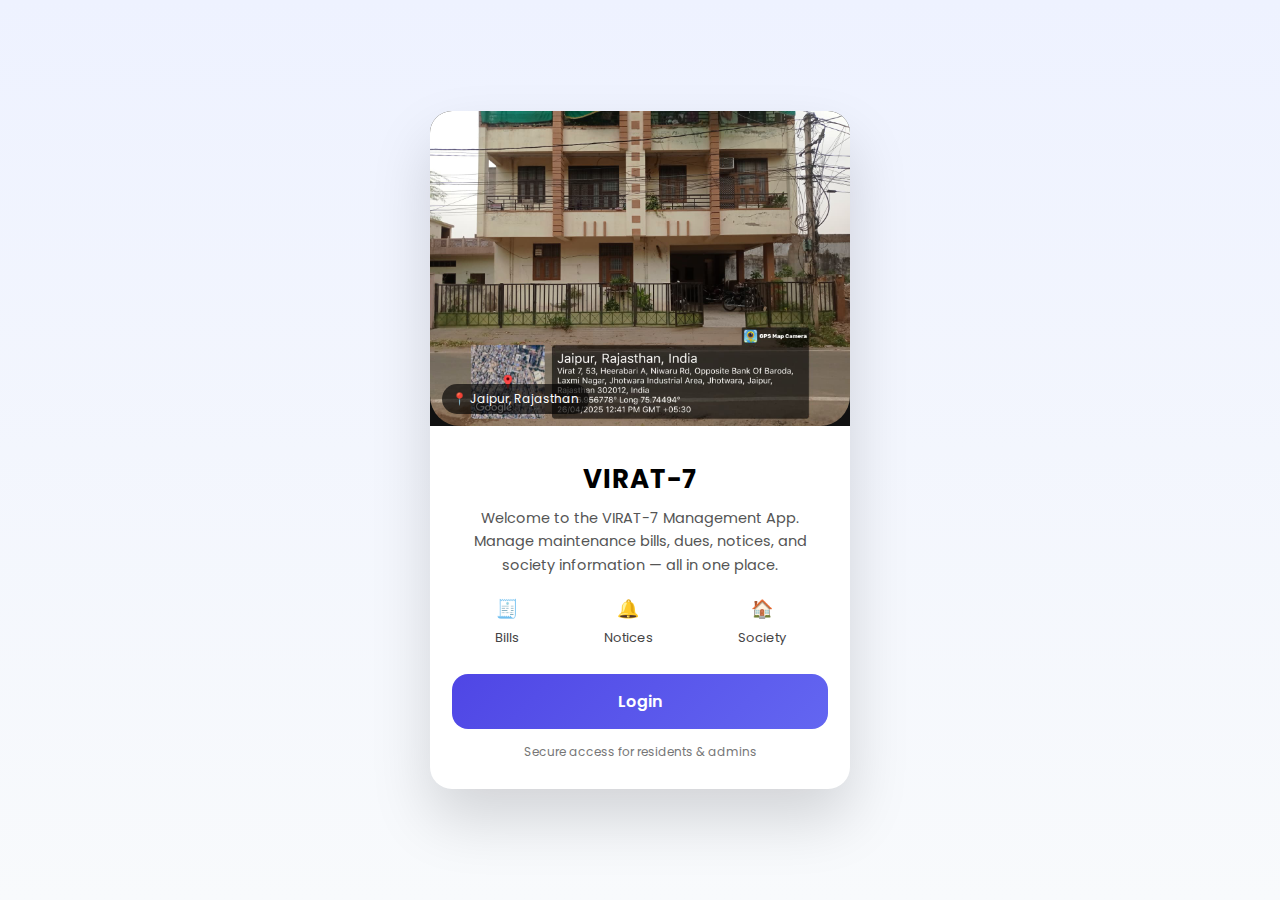
<file: index.html>
<!DOCTYPE html>
<html lang="en">
<head>
  <meta charset="UTF-8" />
  <title>Apartment Management App</title>
  <meta name="viewport" content="width=device-width, initial-scale=1.0">

  <!-- Fonts -->
  <link href="https://fonts.googleapis.com/css2?family=Poppins:wght@400;600;700&display=swap" rel="stylesheet">

  <style>
    * {
      box-sizing: border-box;
      font-family: 'Poppins', sans-serif;
    }

    body {
      margin: 0;
      min-height: 100vh;
      background: linear-gradient(180deg, #eef2ff, #f8fafc);
      display: flex;
      justify-content: center;
      align-items: center;
      padding: 20px;
    }

    .app-container {
      width: 100%;
      max-width: 420px;
      background: #fff;
      border-radius: 22px;
      box-shadow: 0 30px 60px rgba(0,0,0,0.15);
      overflow: hidden;
      animation: fadeIn 0.6s ease;
    }

    @keyframes fadeIn {
      from { opacity: 0; transform: translateY(30px); }
      to { opacity: 1; transform: translateY(0); }
    }

    .image-wrapper {
      position: relative;
      background: #111;
    }

    .image-wrapper img {
      width: 100%;
      display: block;
      border-bottom-left-radius: 30px;
      border-bottom-right-radius: 30px;
    }

    .badge {
      position: absolute;
      bottom: 12px;
      left: 12px;
      background: rgba(0,0,0,0.65);
      color: #fff;
      font-size: 12px;
      padding: 6px 10px;
      border-radius: 20px;
    }

    .content {
      padding: 24px 22px 28px;
      text-align: center;
    }

    .content h1 {
      margin: 10px 0 8px;
      font-size: 26px;
      font-weight: 700;
      letter-spacing: 1px;
    }

    .content p {
      margin: 0;
      font-size: 14.5px;
      color: #555;
      line-height: 1.6;
    }

    .features {
      margin-top: 18px;
      display: flex;
      justify-content: space-around;
      font-size: 13px;
      color: #444;
    }

    .feature {
      display: flex;
      flex-direction: column;
      align-items: center;
      gap: 6px;
    }

    .feature span {
      font-size: 18px;
    }

    .login-btn {
      margin-top: 26px;
      width: 100%;
      padding: 15px;
      border-radius: 16px;
      border: none;
      background: linear-gradient(135deg, #4f46e5, #6366f1);
      color: #fff;
      font-size: 16px;
      font-weight: 600;
      cursor: pointer;
      transition: transform 0.2s, box-shadow 0.2s;
    }

    .login-btn:hover {
      transform: translateY(-2px);
      box-shadow: 0 12px 28px rgba(79,70,229,0.45);
    }

    .footer {
      margin-top: 14px;
      font-size: 12px;
      color: #777;
    }
  </style>
</head>

<body>

  <div class="app-container">

    <!-- IMAGE -->
    <div class="image-wrapper">
      <img src="assets/virat7.jpg" alt="VIRAT-7 Building">
      <div class="badge">📍 Jaipur, Rajasthan</div>
    </div>

    <!-- CONTENT -->
    <div class="content">
      <h1>VIRAT-7</h1>
      <p>
        Welcome to the VIRAT-7 Management App.  
        Manage maintenance bills, dues, notices, and society information — all in one place.
      </p>

      <!-- MINI FEATURES -->
      <div class="features">
        <div class="feature">
          <span>🧾</span>
          Bills
        </div>
        <div class="feature">
          <span>🔔</span>
          Notices
        </div>
        <div class="feature">
          <span>🏠</span>
          Society
        </div>
      </div>

      <!-- LOGIN BUTTON -->
      <button class="login-btn" onclick="goLogin()">Login</button>

      <div class="footer">
        Secure access for residents & admins
      </div>
    </div>

  </div>

  <script>
    function goLogin() {
      window.location.href = "login.html";
    }
  </script>
  


</body>
</html>
</file>
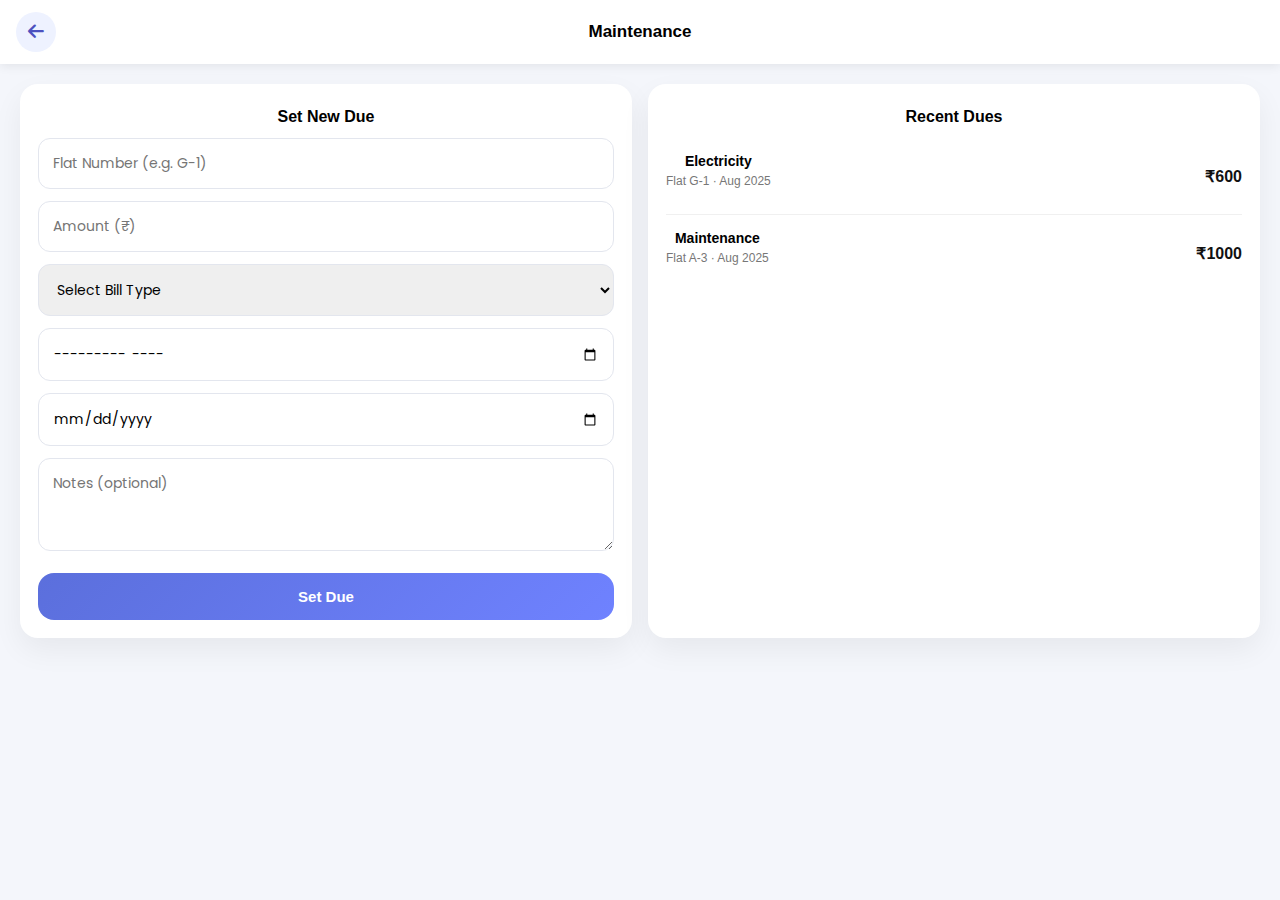
<file: html/admin-maintenance.html>
<!DOCTYPE html>
<html lang="en">
<head>
  <meta charset="UTF-8" />
  <title>Maintenance | Admin</title>
  <meta name="viewport" content="width=device-width, initial-scale=1.0" />

  <!-- Icons -->
  <link rel="stylesheet"
    href="https://cdnjs.cloudflare.com/ajax/libs/font-awesome/6.5.0/css/all.min.css"/>

  <!-- Fonts -->
  <link href="https://fonts.googleapis.com/css2?family=Poppins:wght@500;600;700&display=swap" rel="stylesheet">

  <!-- Common CSS -->
  <link rel="stylesheet" href="../css/base.css">
  <link rel="stylesheet" href="../css/dashboard.css">
  <link rel="stylesheet" href="../css/dues.css">
</head>

<body>

<!-- ================= HEADER ================= -->
<header class="app-header">
  <button class="back-btn" onclick="goBack()">
    <i class="fa-solid fa-arrow-left"></i>
  </button>

  <h3 class="page-title">Maintenance</h3>

  <div style="width:40px"></div>
</header>

<!-- ================= MAIN ================= -->
<main class="admin-dashboard">

  <!-- SET DUE CARD -->
  <div class="admin-card">
    <h4 style="margin-bottom:12px;">Set New Due</h4>

    <input type="text" placeholder="Flat Number (e.g. G-1)" class="input-box">
    <input type="number" placeholder="Amount (₹)" class="input-box">

    <select class="input-box">
      <option value="">Select Bill Type</option>
      <option>Maintenance</option>
      <option>Electricity</option>
      <option>Water</option>
      <option>Other</option>
    </select>

    <input type="month" class="input-box">
    <input type="date" class="input-box">

    <textarea class="input-box" rows="3" placeholder="Notes (optional)"></textarea>

    <button class="primary-btn" onclick="setDue()">
      Set Due
    </button>
  </div>

  <!-- RECENT DUES -->
  <div class="admin-card">
    <h4 style="margin-bottom:12px;">Recent Dues</h4>

    <div class="due-item">
      <div>
        <strong>Electricity</strong>
        <p>Flat G-1 · Aug 2025</p>
      </div>
      <span class="due-amount">₹600</span>
    </div>

    <div class="due-item">
      <div>
        <strong>Maintenance</strong>
        <p>Flat A-3 · Aug 2025</p>
      </div>
      <span class="due-amount">₹1000</span>
    </div>

  </div>

</main>

<!-- ================= JS ================= -->
<script>
  function goBack() {
    history.length > 1
      ? history.back()
      : window.location.href = "admin.html";
  }

  function setDue() {
    alert("Due has been set successfully (Firebase coming next)");
  }
</script>

</body>
</html>
</file>
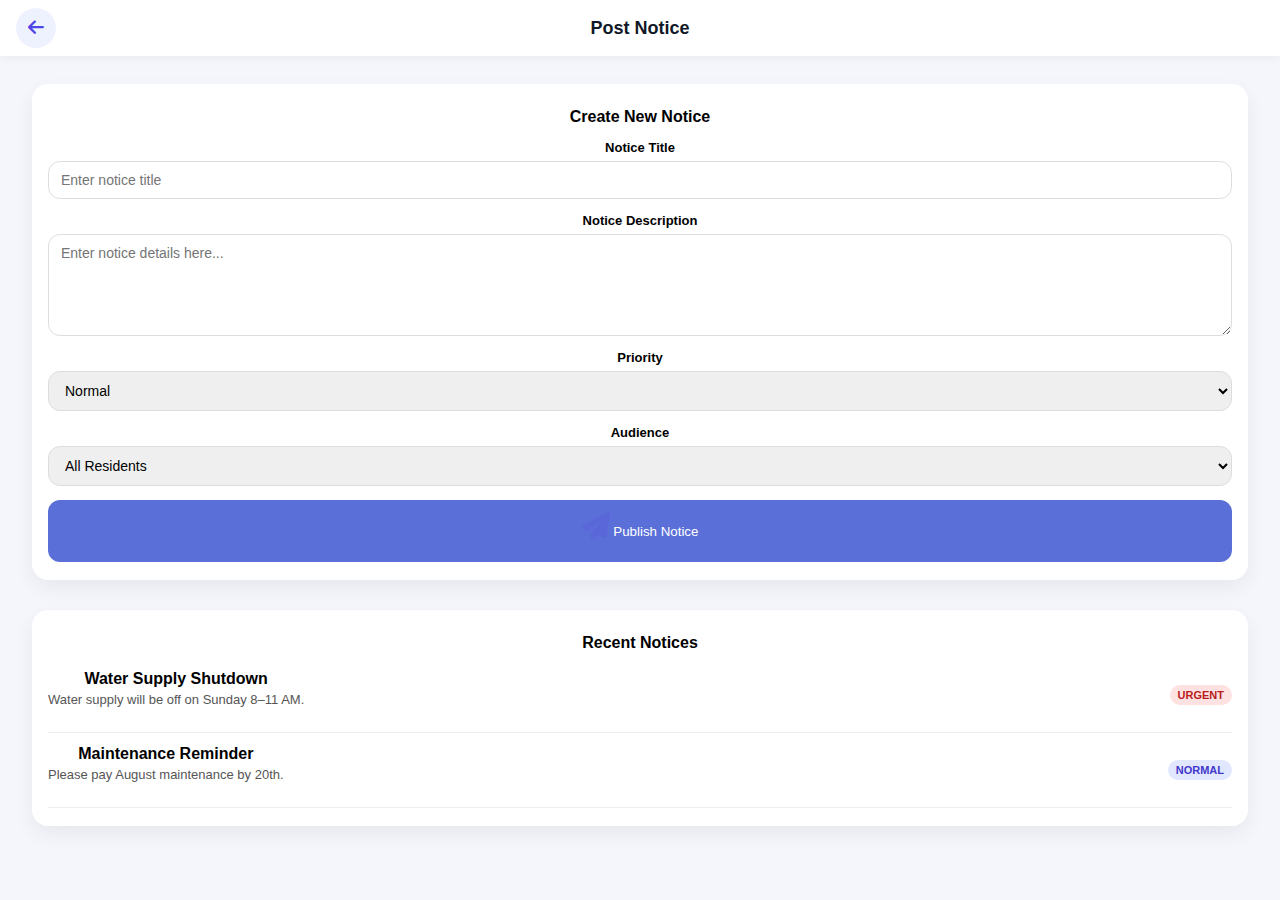
<file: html/admin-post-notice.html>
<!DOCTYPE html>
<html lang="en">
<head>
  <meta charset="UTF-8" />
  <title>Post Notice | VIRAT-7</title>
  <meta name="viewport" content="width=device-width, initial-scale=1.0" />

  <!-- Icons -->
  <link rel="stylesheet"
    href="https://cdnjs.cloudflare.com/ajax/libs/font-awesome/6.5.0/css/all.min.css"/>

  <!-- Fonts -->
  <link href="https://fonts.googleapis.com/css2?family=Poppins:wght@500;600;700&display=swap" rel="stylesheet">

  <!-- Common CSS -->
  <link rel="stylesheet" href="../css/base.css">
  <link rel="stylesheet" href="../css/dashboard.css">
  <link rel="stylesheet" href="../css/admin.css">
</head>

<body>

<!-- ================= HEADER ================= -->
<header class="app-header">
  <button class="back-btn" onclick="goBack()">
    <i class="fa-solid fa-arrow-left"></i>
  </button>

  <h3 class="page-title">Post Notice</h3>

  <div style="width:40px"></div>
</header>

<!-- ================= MAIN ================= -->
<main class="admin-dashboard">

  <!-- NOTICE FORM -->
  <div class="admin-card notice-form">

    <h4>Create New Notice</h4>

    <!-- Title -->
    <div class="form-group">
      <label>Notice Title</label>
      <input type="text" id="noticeTitle" placeholder="Enter notice title" />
    </div>

    <!-- Description -->
    <div class="form-group">
      <label>Notice Description</label>
      <textarea id="noticeMessage" rows="5"
        placeholder="Enter notice details here..."></textarea>
    </div>

    <!-- Priority -->
    <div class="form-group">
      <label>Priority</label>
      <select id="noticePriority">
        <option value="normal">Normal</option>
        <option value="urgent">Urgent</option>
      </select>
    </div>

    <!-- Audience -->
    <div class="form-group">
      <label>Audience</label>
      <select id="noticeAudience">
        <option value="all">All Residents</option>
        <option value="owners">Owners Only</option>
        <option value="tenants">Tenants Only</option>
      </select>
    </div>

    <!-- Action -->
    <button class="primary-btn" onclick="publishNotice()">
      <i class="fa-solid fa-paper-plane"></i> Publish Notice
    </button>

  </div>

  <!-- RECENT NOTICES -->
  <div class="admin-card">

    <h4>Recent Notices</h4>

    <div class="notice-item">
      <div>
        <strong>Water Supply Shutdown</strong>
        <p>Water supply will be off on Sunday 8–11 AM.</p>
      </div>
      <span class="badge urgent">URGENT</span>
    </div>

    <div class="notice-item">
      <div>
        <strong>Maintenance Reminder</strong>
        <p>Please pay August maintenance by 20th.</p>
      </div>
      <span class="badge normal">NORMAL</span>
    </div>

  </div>

</main>

<!-- ================= JS ================= -->
<script>
  function goBack() {
    history.length > 1
      ? history.back()
      : window.location.href = "admin.html";
  }

  function publishNotice() {
    const title = document.getElementById("noticeTitle").value.trim();
    const message = document.getElementById("noticeMessage").value.trim();

    if (!title || !message) {
      alert("Please fill all fields");
      return;
    }

    alert("Notice published successfully ✅");

    // Clear form
    document.getElementById("noticeTitle").value = "";
    document.getElementById("noticeMessage").value = "";
    document.getElementById("noticePriority").value = "normal";
    document.getElementById("noticeAudience").value = "all";

    // 🔜 Firebase logic will be added here later
  }
</script>

</body>
</html>
</file>
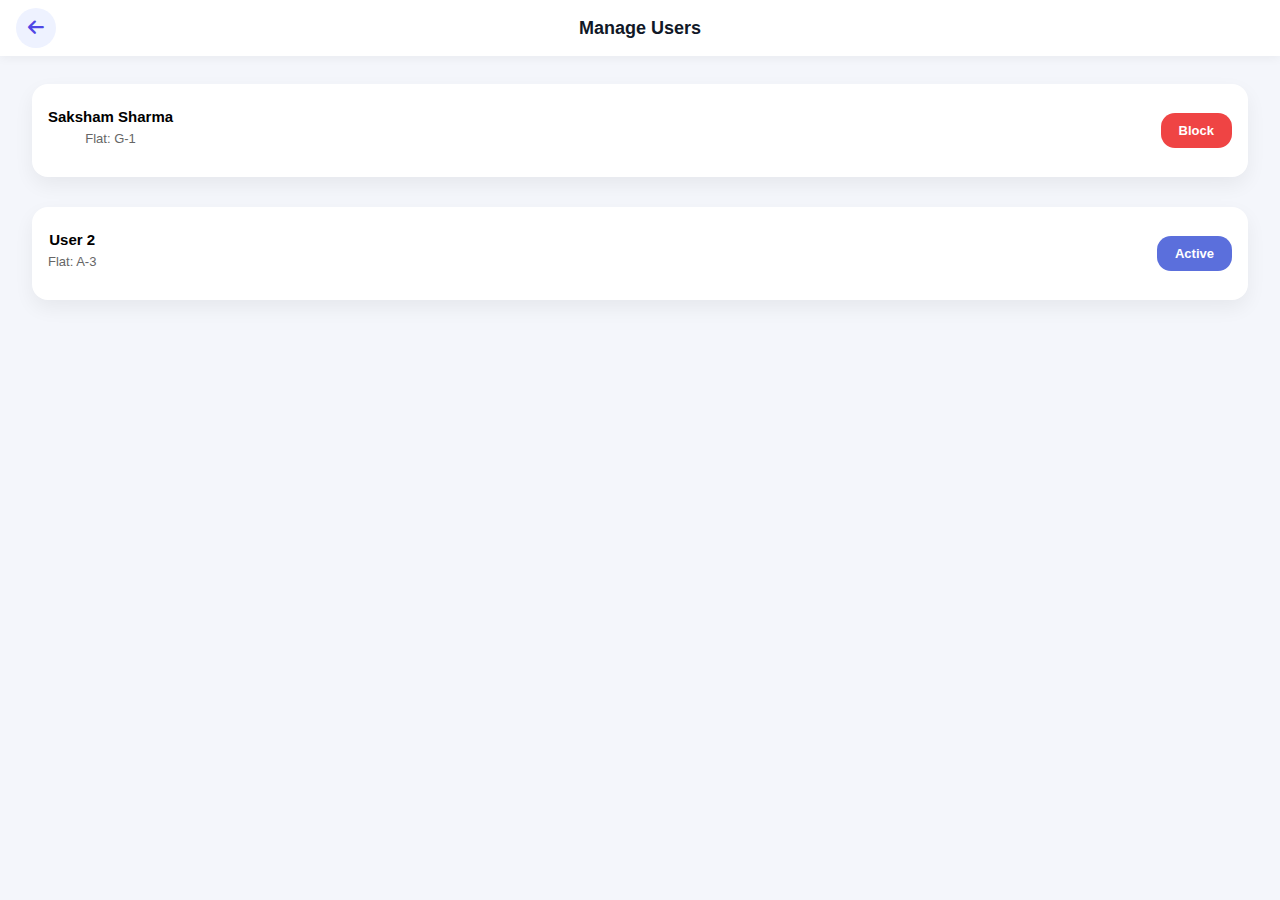
<file: html/admin-users.html>
<!DOCTYPE html>
<html lang="en">
<head>
  <meta charset="UTF-8" />
  <title>Manage Users | Admin</title>
  <meta name="viewport" content="width=device-width, initial-scale=1.0" />

  <!-- Icons -->
  <link rel="stylesheet"
    href="https://cdnjs.cloudflare.com/ajax/libs/font-awesome/6.5.0/css/all.min.css"/>

  <!-- Fonts -->
  <link href="https://fonts.googleapis.com/css2?family=Poppins:wght@500;600;700&display=swap" rel="stylesheet">

  <!-- Common CSS -->
  <link rel="stylesheet" href="../css/base.css">
  <link rel="stylesheet" href="../css/dashboard.css">
  <link rel="stylesheet" href="../css/admin.css">
</head>

<body>

<!-- ================= HEADER ================= -->
<header class="app-header">
  <button class="back-btn" onclick="goBack()">
    <i class="fa-solid fa-arrow-left"></i>
  </button>

  <h3 class="page-title">Manage Users</h3>

  <div style="width:40px"></div>
</header>

<!-- ================= MAIN ================= -->
<main class="admin-dashboard">

  <!-- USER CARD -->
  <div class="admin-card user-card">
    <div class="user-info">
      <h4>Saksham Sharma</h4>
      <p>Flat: G-1</p>
    </div>

    <button class="status-btn block" onclick="toggleUser(this)">
      Block
    </button>
  </div>

  <!-- USER CARD -->
  <div class="admin-card user-card">
    <div class="user-info">
      <h4>User 2</h4>
      <p>Flat: A-3</p>
    </div>

    <button class="status-btn active" onclick="toggleUser(this)">
      Active
    </button>
  </div>

</main>

<!-- ================= JS ================= -->
<script>
  function goBack() {
    history.length > 1
      ? history.back()
      : window.location.href = "admin.html";
  }

  function toggleUser(btn) {
    if (btn.classList.contains("active")) {
      btn.classList.remove("active");
      btn.classList.add("block");
      btn.innerText = "Block";
      alert("User has been blocked");
    } else {
      btn.classList.remove("block");
      btn.classList.add("active");
      btn.innerText = "Active";
      alert("User has been activated");
    }

    // 🔜 Firebase update will be added here
  }
</script>

</body>
</html>
</file>
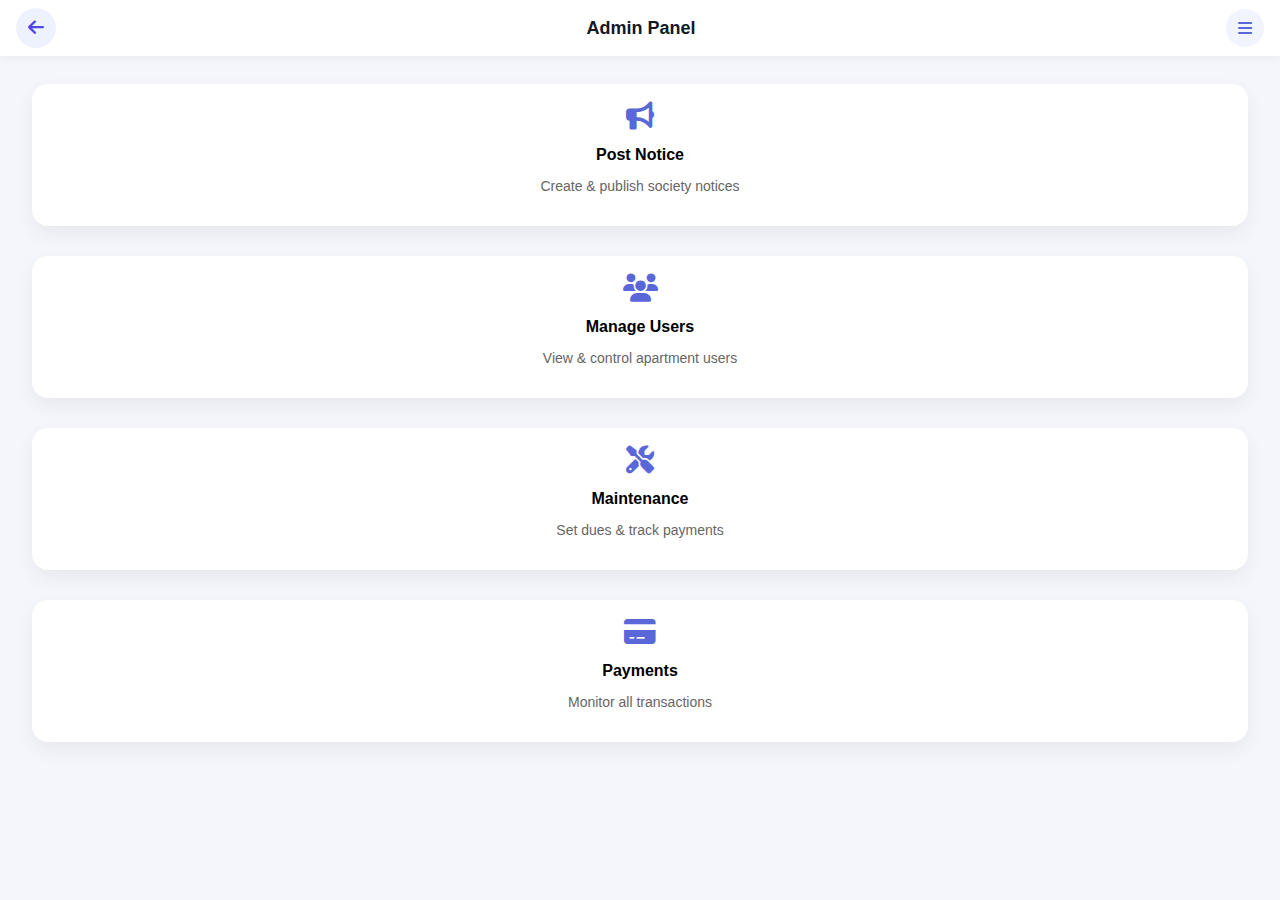
<file: html/admin.html>
<!DOCTYPE html>
<html lang="en">
<head>
  <meta charset="UTF-8" />
  <title>Admin Panel | VIRAT-7</title>
  <meta name="viewport" content="width=device-width, initial-scale=1.0" />

  <!-- Icons -->
  <link rel="stylesheet"
    href="https://cdnjs.cloudflare.com/ajax/libs/font-awesome/6.5.0/css/all.min.css"/>

  <!-- Fonts -->
  <link href="https://fonts.googleapis.com/css2?family=Poppins:wght@500;600;700&display=swap" rel="stylesheet">

  <!-- CSS -->
  <link rel="stylesheet" href="../css/base.css">
  <link rel="stylesheet" href="../css/dashboard.css">
  <link rel="stylesheet" href="../css/admin.css">
</head>

<body>

<!-- ================= HEADER ================= -->
<header class="app-header">
  <button class="back-btn" onclick="goBack()">
    <i class="fa-solid fa-arrow-left"></i>
  </button>

  <h3 class="page-title">Admin Panel</h3>

  <button class="icon-circle" onclick="openMenu()">
    <i class="fa-solid fa-bars"></i>
  </button>
</header>

<!-- ================= MAIN ================= -->
<main class="admin-dashboard">

  <div class="admin-card" onclick="location.href='admin-post-notice.html'">
    <i class="fa-solid fa-bullhorn"></i>
    <h4>Post Notice</h4>
    <p>Create & publish society notices</p>
  </div>

  <div class="admin-card" onclick="location.href='admin-users.html'">
    <i class="fa-solid fa-users"></i>
    <h4>Manage Users</h4>
    <p>View & control apartment users</p>
  </div>

  <div class="admin-card" onclick="location.href='admin-maintenance.html'">
    <i class="fa-solid fa-screwdriver-wrench"></i>
    <h4>Maintenance</h4>
    <p>Set dues & track payments</p>
  </div>

  <div class="admin-card" onclick="location.href='admin-payments.html'">
    <i class="fa-solid fa-credit-card"></i>
    <h4>Payments</h4>
    <p>Monitor all transactions</p>
  </div>

</main>

<!-- ================= JS ================= -->
<script>
  function goBack() {
    if (window.history.length > 1) {
      window.history.back();
    } else {
      window.location.href = "../dashboard.html";
    }
  }

  function openMenu() {
    alert("Admin menu coming soon");
  }
</script>

</body>
</html>
</file>
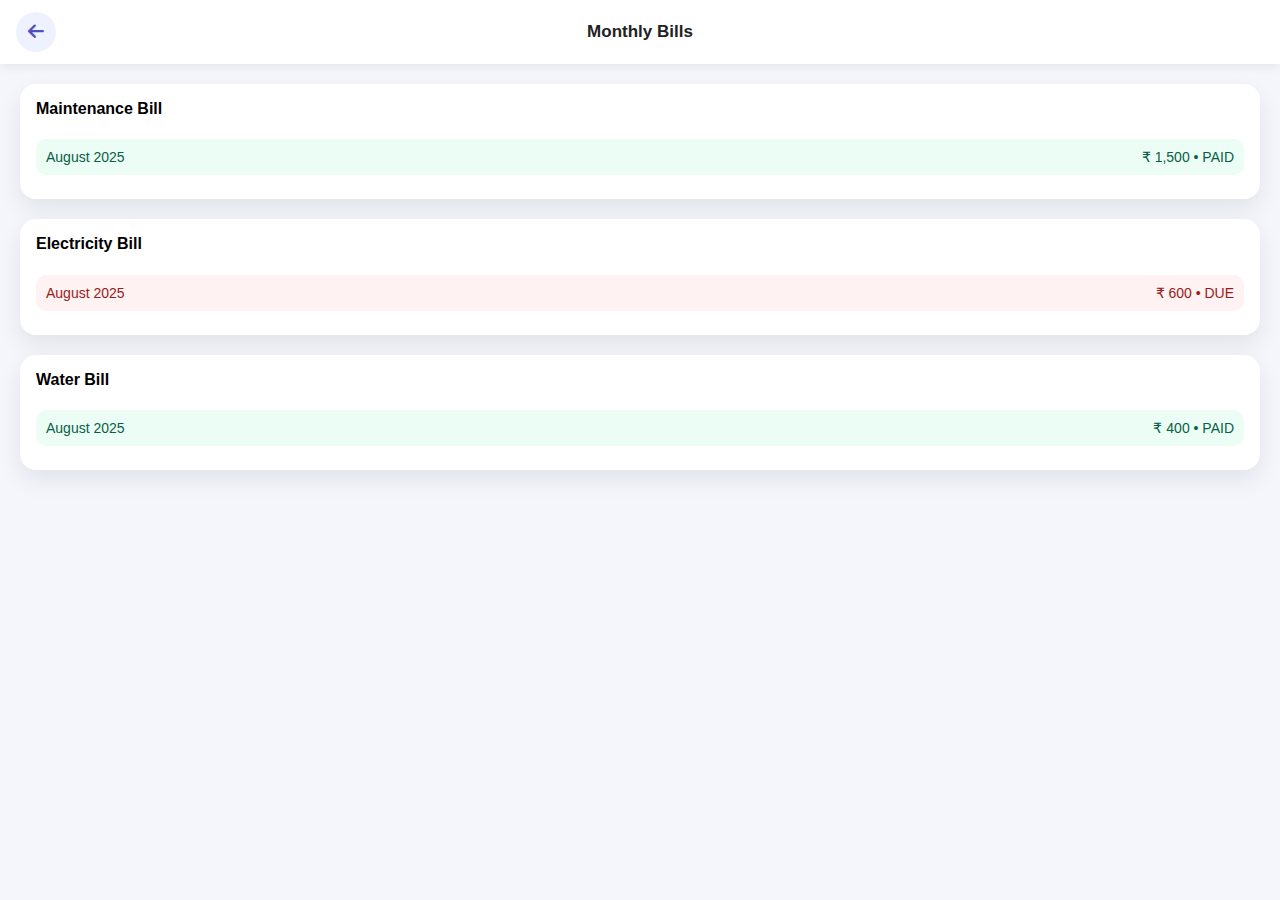
<file: html/bills.html>
<!DOCTYPE html>
<html lang="en">
<head>
  <meta charset="UTF-8">
  <title>Monthly Bills | VIRAT-7</title>
  <meta name="viewport" content="width=device-width, initial-scale=1.0">
  <link
  rel="stylesheet"
  href="https://cdnjs.cloudflare.com/ajax/libs/font-awesome/6.5.0/css/all.min.css">
  <link rel="stylesheet" href="../css/base.css">
<link rel="stylesheet" href="../css/header.css">
<link rel="stylesheet" href="../css/dues.css">
</head>

<body>

<!-- HEADER -->
<header class="app-header">
  <button class="back-btn" id="backBtn">
    <i class="fa-solid fa-arrow-left"></i>
  </button>

  <h3 class="page-title">Monthly Bills</h3>

  <div class="header-spacer"></div>
</header>

<!-- MAIN CONTENT -->
<main class="dues-container">

  <!-- MAINTENANCE -->
  <div class="section">
    <h4>Maintenance Bill</h4>
    <div class="bill-row paid">
      <span>August 2025</span>
      <span>₹ 1,500 • PAID</span>
    </div>
  </div>

  <!-- ELECTRICITY -->
  <div class="section">
    <h4>Electricity Bill</h4>
    <div class="bill-row due">
      <span>August 2025</span>
      <span>₹ 600 • DUE</span>
    </div>
  </div>

  <!-- WATER -->
  <div class="section">
    <h4>Water Bill</h4>
    <div class="bill-row paid">
      <span>August 2025</span>
      <span>₹ 400 • PAID</span>
    </div>
  </div>

</main>

<script>
  document.getElementById("backBtn").addEventListener("click", () => {
    if (history.length > 1) {
      history.back();
    } else {
      window.location.href = "../dashboard.html";
    }
  });
</script>

</body>
</html>
</file>
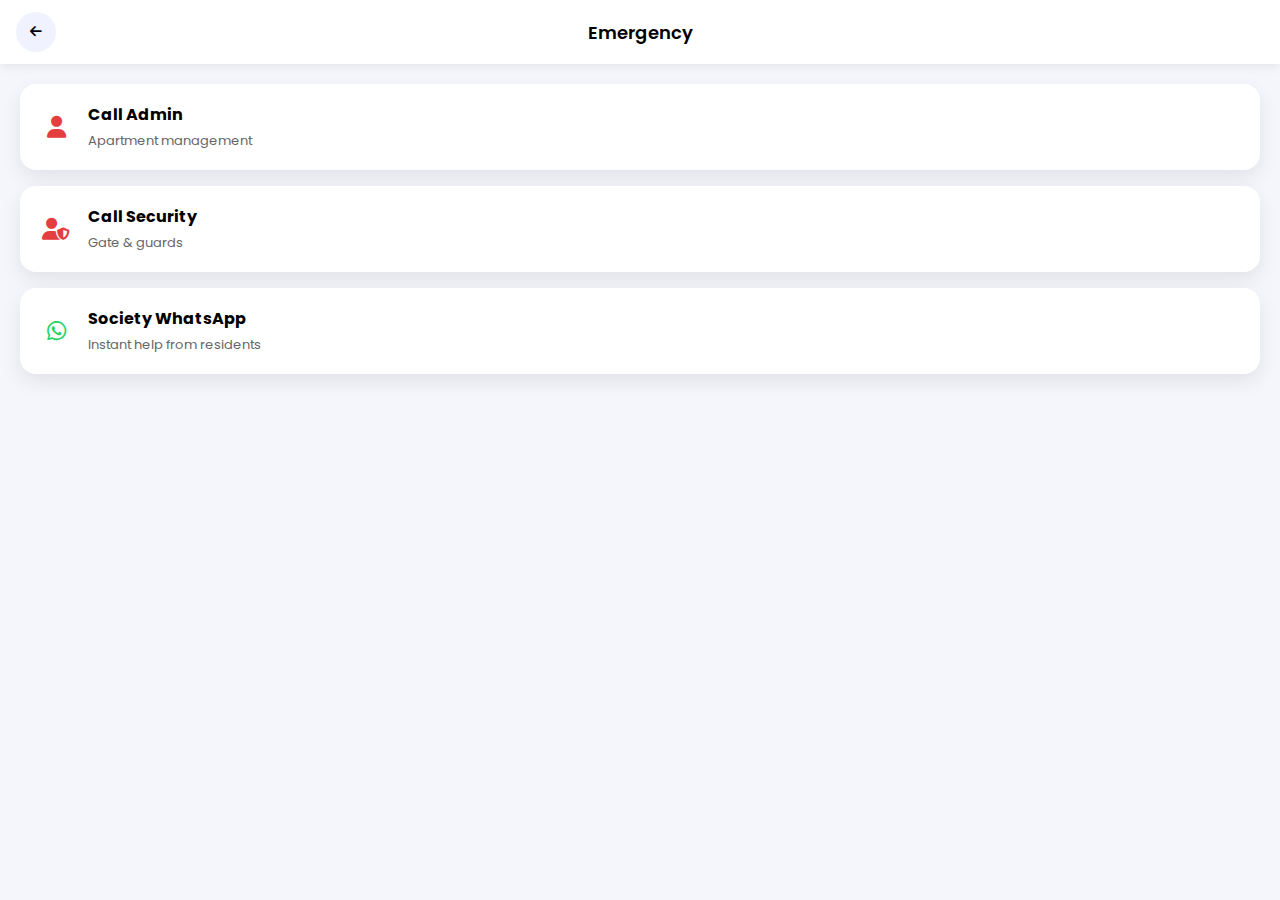
<file: html/emergency.html>
<!DOCTYPE html>
<html lang="en">
<head>
  <meta charset="UTF-8" />
  <title>Emergency | VIRAT-7</title>
  <meta name="viewport" content="width=device-width, initial-scale=1.0" />

  <link rel="stylesheet"
    href="https://cdnjs.cloudflare.com/ajax/libs/font-awesome/6.5.0/css/all.min.css">

  <link href="https://fonts.googleapis.com/css2?family=Poppins:wght@400;600&display=swap" rel="stylesheet">

  <style>
    body {
      margin: 0;
      font-family: Poppins, sans-serif;
      background: #f4f6fb;
    }

    /* HEADER */
    .app-header {
      position: sticky;
      top: 0;
      background: #fff;
      display: flex;
      align-items: center;
      padding: 12px 16px;
      box-shadow: 0 2px 10px rgba(0,0,0,.08);
    }

    .back-btn {
      width: 40px;
      height: 40px;
      border: none;
      border-radius: 50%;
      background: #f0f2ff;
      display: flex;
      align-items: center;
      justify-content: center;
      cursor: pointer;
    }

    .title {
      flex: 1;
      text-align: center;
      font-size: 18px;
      font-weight: 600;
    }

    /* CONTENT */
    main {
      padding: 20px;
      display: grid;
      gap: 16px;
    }

    .emergency-card {
      background: #fff;
      padding: 18px;
      border-radius: 16px;
      display: flex;
      align-items: center;
      gap: 14px;
      box-shadow: 0 8px 20px rgba(0,0,0,.08);
      cursor: pointer;
    }

    .emergency-card i {
      font-size: 22px;
      width: 36px;
      text-align: center;
      color: #5a67d8;
    }

    .emergency-card strong {
      font-size: 16px;
      display: block;
    }

    .emergency-card span {
      font-size: 13px;
      color: #666;
    }

    .danger i { color: #e53e3e; }
    .whatsapp i { color: #25D366; }
  </style>
</head>

<body>

<header class="app-header">
  <button class="back-btn" onclick="history.back()">
    <i class="fa-solid fa-arrow-left"></i>
  </button>
  <div class="title">Emergency</div>
  <div style="width:40px"></div>
</header>

<main>

  <!-- ADMIN -->
  <div class="emergency-card danger" onclick="callNumber('+9193515XXXXX')">
    <i class="fa-solid fa-user"></i>
    <div>
      <strong>Call Admin</strong>
      <span>Apartment management</span>
    </div>
  </div>

  <!-- SECURITY -->
  <div class="emergency-card danger" onclick="callNumber('+9193515XXXXX')">
    <i class="fa-solid fa-user-shield"></i>
    <div>
      <strong>Call Security</strong>
      <span>Gate & guards</span>
    </div>
  </div>

  <!-- WHATSAPP -->
  <div class="emergency-card whatsapp" onclick="openWhatsApp()">
    <i class="fa-brands fa-whatsapp"></i>
    <div>
      <strong>Society WhatsApp</strong>
      <span>Instant help from residents</span>
    </div>
  </div>

</main>

<script>
  function callNumber(number) {
    window.location.href = `tel:${number}`;
  }

  function openWhatsApp() {
    window.open(
      "https://whatsapp.com/channel/0029VbBzCYX545uthpIC6N1q",
      "_blank"
    );
  }
</script>

</body>
</html>
</file>
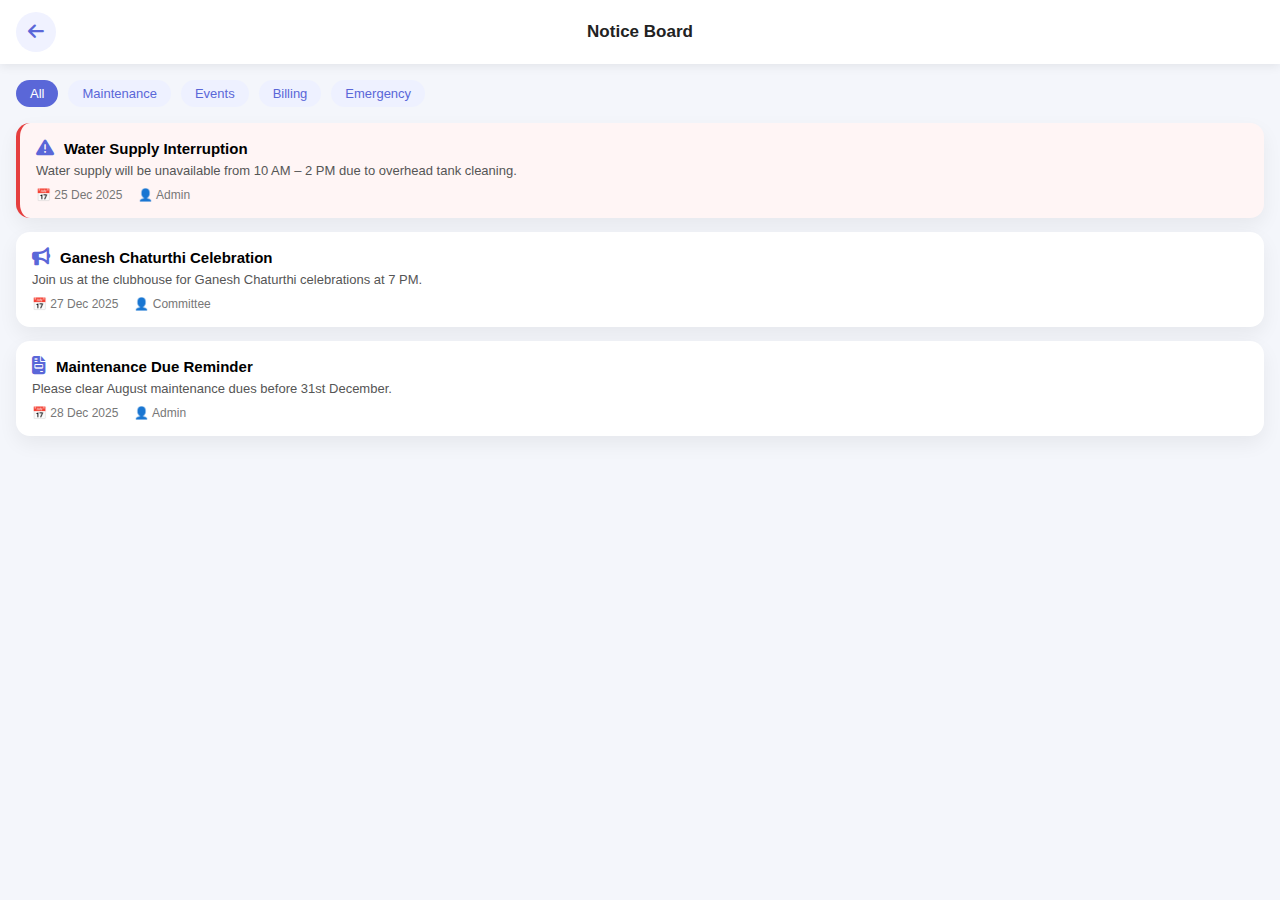
<file: html/notices.html>
<!DOCTYPE html>
<html lang="en">
<head>
  <meta charset="UTF-8" />
  <title>Notice Board | VIRAT-7</title>
  <meta name="viewport" content="width=device-width, initial-scale=1.0" />

  <!-- Icons -->
  <link rel="stylesheet" href="https://cdnjs.cloudflare.com/ajax/libs/font-awesome/6.5.0/css/all.min.css"/>

  <!-- Font -->
  <link href="https://fonts.googleapis.com/css2?family=Poppins:wght@400;600;700&display=swap" rel="stylesheet"/>

  <!-- Base -->
  <link rel="stylesheet" href="../css/base.css">
  <link rel="stylesheet" href="../css/header.css">

  <style>
    body {
      background: #f4f6fb;
      font-family: Poppins, sans-serif;
    }

    main {
      padding: 16px;
    }

    /* CATEGORY CHIPS */
    .filters {
      display: flex;
      gap: 10px;
      overflow-x: auto;
      margin-bottom: 16px;
    }

    .chip {
      padding: 6px 14px;
      border-radius: 20px;
      background: #eef1ff;
      color: #5a67d8;
      font-size: 13px;
      white-space: nowrap;
      cursor: pointer;
      font-weight: 500;
    }

    .chip.active {
      background: #5a67d8;
      color: #fff;
    }

    /* NOTICE CARD */
    .notice-card {
      background: #fff;
      border-radius: 14px;
      padding: 16px;
      box-shadow: 0 8px 20px rgba(0,0,0,0.06);
      margin-bottom: 14px;
    }

    .notice-card.important {
      border-left: 4px solid #e53e3e;
      background: #fff5f5;
    }

    .notice-title {
      display: flex;
      align-items: center;
      gap: 10px;
      font-weight: 600;
      font-size: 15px;
      margin-bottom: 6px;
    }

    .notice-title i {
      color: #5a67d8;
      font-size: 18px;
    }

    .notice-desc {
      font-size: 13px;
      color: #555;
      margin-bottom: 10px;
    }

    .notice-meta {
      font-size: 12px;
      color: #777;
      display: flex;
      gap: 16px;
      flex-wrap: wrap;
    }

    /* EMPTY STATE */
    .empty {
      text-align: center;
      color: #777;
      margin-top: 60px;
    }

    .empty i {
      font-size: 40px;
      color: #c3c8ff;
      margin-bottom: 10px;
    }
  </style>
</head>

<body>

<!-- HEADER -->
<header class="app-header">
  <button class="back-btn" id="backBtn">
  <i class="fa-solid fa-arrow-left"></i>
</button>
  <h3 class="page-title">Notice Board</h3>
  <div style="width:40px"></div>
</header>

<main>

  <!-- FILTERS -->
  <div class="filters">
    <div class="chip active">All</div>
    <div class="chip">Maintenance</div>
    <div class="chip">Events</div>
    <div class="chip">Billing</div>
    <div class="chip">Emergency</div>
  </div>

  <!-- IMPORTANT NOTICE -->
  <div class="notice-card important">
    <div class="notice-title">
      <i class="fa-solid fa-triangle-exclamation"></i>
      Water Supply Interruption
    </div>
    <div class="notice-desc">
      Water supply will be unavailable from 10 AM – 2 PM due to overhead tank cleaning.
    </div>
    <div class="notice-meta">
      <span>📅 25 Dec 2025</span>
      <span>👤 Admin</span>
    </div>
  </div>

  <!-- NORMAL NOTICE -->
  <div class="notice-card">
    <div class="notice-title">
      <i class="fa-solid fa-bullhorn"></i>
      Ganesh Chaturthi Celebration
    </div>
    <div class="notice-desc">
      Join us at the clubhouse for Ganesh Chaturthi celebrations at 7 PM.
    </div>
    <div class="notice-meta">
      <span>📅 27 Dec 2025</span>
      <span>👤 Committee</span>
    </div>
  </div>

  <!-- BILLING NOTICE -->
  <div class="notice-card">
    <div class="notice-title">
      <i class="fa-solid fa-file-invoice"></i>
      Maintenance Due Reminder
    </div>
    <div class="notice-desc">
      Please clear August maintenance dues before 31st December.
    </div>
    <div class="notice-meta">
      <span>📅 28 Dec 2025</span>
      <span>👤 Admin</span>
    </div>
  </div>

</main>

<script>
  document.addEventListener("DOMContentLoaded", () => {
    const backBtn = document.getElementById("backBtn");

    if (!backBtn) return;

    backBtn.addEventListener("click", () => {
      // If history exists → go back
      if (document.referrer && document.referrer !== "") {
        window.history.back();
      } else {
        // HARD fallback (this fixes Notice Board)
        window.location.href = "../dashboard.html";
      }
    });
  });
</script>

</body>
</html>
</file>
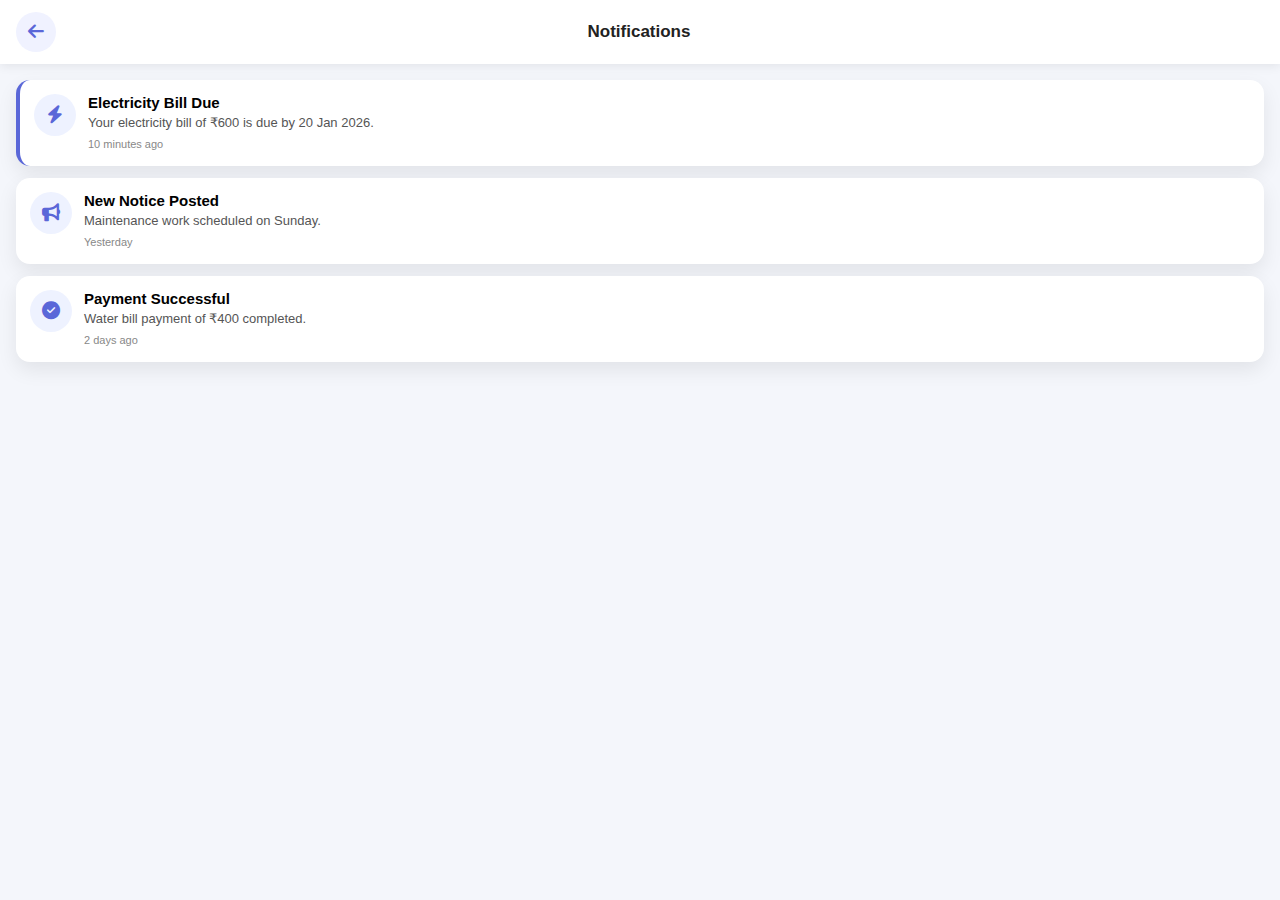
<file: html/notifications.html>
<!DOCTYPE html>
<html lang="en">
<head>
  <meta charset="UTF-8">
  <title>Notifications | VIRAT-7</title>
  <meta name="viewport" content="width=device-width, initial-scale=1.0">

  <!-- Font Awesome -->
  <link rel="stylesheet"
    href="https://cdnjs.cloudflare.com/ajax/libs/font-awesome/6.5.0/css/all.min.css">

  <!-- Base CSS -->
  <link rel="stylesheet" href="../css/base.css">
  <link rel="stylesheet" href="../css/header.css">

  <style>
    body {
      background: #f4f6fb;
    }

    .notifications {
      padding: 16px;
    }

    .notify-card {
      background: #fff;
      border-radius: 14px;
      padding: 14px;
      margin-bottom: 12px;
      display: flex;
      gap: 12px;
      box-shadow: 0 8px 20px rgba(0,0,0,0.08);
    }

    .notify-icon {
      width: 42px;
      height: 42px;
      border-radius: 50%;
      display: flex;
      align-items: center;
      justify-content: center;
      font-size: 18px;
      background: #eef2ff;
      color: #5a67d8;
      flex-shrink: 0;
    }

    .notify-content h4 {
      margin: 0;
      font-size: 15px;
    }

    .notify-content p {
      margin: 4px 0;
      font-size: 13px;
      color: #555;
    }

    .notify-time {
      font-size: 11px;
      color: #888;
    }

    .unread {
      border-left: 4px solid #5a67d8;
    }

    .empty-state {
      text-align: center;
      margin-top: 60px;
      color: #777;
    }

    .empty-state i {
      font-size: 40px;
      margin-bottom: 10px;
      color: #bbb;
    }
  </style>
</head>

<body>

<!-- HEADER -->
<header class="app-header">
  <button class="back-btn" onclick="goBack()">
    <i class="fa-solid fa-arrow-left"></i>
  </button>
  <h3 class="page-title">Notifications</h3>
  <div style="width:42px"></div>
</header>

<!-- MAIN -->
<main class="notifications" id="notifyList">

  <!-- Notification 1 -->
  <div class="notify-card unread">
    <div class="notify-icon">
      <i class="fa-solid fa-bolt"></i>
    </div>
    <div class="notify-content">
      <h4>Electricity Bill Due</h4>
      <p>Your electricity bill of ₹600 is due by 20 Jan 2026.</p>
      <span class="notify-time">10 minutes ago</span>
    </div>
  </div>

  <!-- Notification 2 -->
  <div class="notify-card">
    <div class="notify-icon">
      <i class="fa-solid fa-bullhorn"></i>
    </div>
    <div class="notify-content">
      <h4>New Notice Posted</h4>
      <p>Maintenance work scheduled on Sunday.</p>
      <span class="notify-time">Yesterday</span>
    </div>
  </div>

  <!-- Notification 3 -->
  <div class="notify-card">
    <div class="notify-icon">
      <i class="fa-solid fa-circle-check"></i>
    </div>
    <div class="notify-content">
      <h4>Payment Successful</h4>
      <p>Water bill payment of ₹400 completed.</p>
      <span class="notify-time">2 days ago</span>
    </div>
  </div>

</main>

<script>
  function goBack() {
    history.length > 1 ? history.back() : window.location.href = "../dashboard.html";
  }
</script>

</body>
</html>
</file>
<file: css/base.css>
/* ===== BASE / GLOBAL ===== */

* {
  box-sizing: border-box;
  font-family: "Segoe UI", sans-serif;
}

body {
  margin: 0;
  background: #f4f6fb;
}

button {
  cursor: pointer;
}
</file>
<file: css/dashboard.css>
/* ===== DASHBOARD ===== */
.dashboard {
  padding: 20px;
  display: grid;
  grid-template-columns: repeat(auto-fit, minmax(150px, 1fr));
  gap: 16px;
}

.card {
  background: white;
  border-radius: 16px;
  padding: 20px;
  text-align: center;
  box-shadow: 0 10px 25px rgba(0,0,0,0.1);
  cursor: pointer;
  transition: transform 0.2s ease;
}

.card:hover {
  transform: translateY(-5px);
}

.card i {
  font-size: 28px;
  color: #4f46e5;
  margin-bottom: 10px;
}

.card h3 {
  margin: 10px 0 5px;
}

.card p {
  font-size: 13px;
  color: #666;
}

/* ===== BRAND (LOGO + NAME) ===== */

.brand {
  display: flex;
  align-items: center;
  gap: 10px;
}

.brand-logo {
  width: 36px;
  height: 36px;
  object-fit: contain;
}

/* BRAND TEXT */
.brand-name {
  margin: 0;
  font-family: 'Poppins', sans-serif;
  font-size: 20px;
  font-weight: 800;
  letter-spacing: 1px;
}

.brand-main {
  color: #111827; /* dark premium */
}

.brand-accent {
  color: #4f46e5; /* accent color */
}


.brand {
  display: flex;
  align-items: center;
}

.brand-logo {
  width: 40px;
  height: 40px;
  object-fit: contain;
}

.logo-link {
  display: inline-flex;
  align-items: center;
}

.brand-logo {
  cursor: pointer;
  transition: transform 0.2s ease;
}

.brand-logo:hover {
  transform: scale(1.05);
}

/* TOP PROFILE */
.menu-top {
  display: flex;
  align-items: center;
  gap: 10px;
  margin-bottom: 18px;
}

.menu-top .avatar {
  width: 36px;
  height: 36px;
  font-size: 14px;
  border-radius: 50%;
  background: linear-gradient(135deg, #4f46e5, #6366f1);
  color: white;
  display: flex;
  align-items: center;
  justify-content: center;
  font-weight: 600;
}

/* MENU LIST */
.menu-list {
  flex: 1;
  gap: 4px;
}

.menu-row {
  display: flex;
  align-items: center;
  gap: 10px;
  padding: 14px 12px;
  border-radius: 12px;
  cursor: pointer;
  font-size: 15px;
  transition: background 0.2s ease;
}

.menu-row span {
  color: #374151;
}

.menu-row:hover {
  background: #f4f6fb;
}

.menu-row.logout {
  background: #fee2e2;
  color: #b91c1c;
}

.right-menu {
  touch-action: pan-y;
  will-change: transform;
}


/* SIDEBAR */
.side-menu {
  position: fixed;
  top: 0;
  left: 0;
  width: 260px;
  height: 100vh;
  background: #ffffff;
  z-index: 1000;
  transform: translateX(-100%);
  transition: transform 0.3s ease;
  transition: width 0.25s ease;
}

@media (max-width: 768px) {
  .side-menu {
    width: 280px;        /* 🔽 reduced from full */
    max-width: 85%;     /* prevents over-stretch */
  }
}

/* SHOW MENU */
.side-menu.show {
  transform: translateX(0);
}

/* DARK OVERLAY */
.menu-overlay {
  position: fixed;
  inset: 0;
  background: rgba(0,0,0,0.4);
  z-index: 900;
  display: none;
}

/* SHOW OVERLAY */
.menu-overlay.show {
  display: block;
}

/* APP HEADER */
.app-header {
  display: flex;
  align-items: center;
  gap: 12px;
  padding: 12px 16px;
  background: #ffffff;
  box-shadow: 0 2px 10px rgba(0,0,0,0.08);
  position: sticky;
  top: 0;
  z-index: 10;
}

/* ICON CIRCLE */
.icon-circle {
  width: 38px;
  height: 38px;
  border-radius: 50%;
  border: none;
  background: #f1f3ff;
  display: flex;
  align-items: center;
  justify-content: center;
  cursor: pointer;
  transition: transform 0.15s ease, background 0.15s ease;
}

.icon-circle i {
  font-size: 16px;
  color: #5a67d8;
}

/* TAP FEEDBACK */
.icon-circle:active {
  transform: scale(0.92);
  background: #e4e7ff;
}

/* TITLE */
.page-title {
  flex: 1;
  text-align: center;
  margin: 0;
  font-size: 16px;
  font-weight: 600;
}

/* ADMIN DASHBOARD */
.admin-dashboard {
  padding: 20px;
  display: grid;
  grid-template-columns: 1fr;
  gap: 16px;
}

.admin-card {
  background: #ffffff;
  border-radius: 16px;
  padding: 20px;
  box-shadow: 0 10px 25px rgba(0,0,0,0.08);
  text-align: center;
  cursor: pointer;
  transition: transform 0.15s ease;
}

.admin-card i {
  font-size: 28px;
  color: #5a67d8;
  margin-bottom: 10px;
}

.admin-card h4 {
  margin: 6px 0;
  font-weight: 600;
}

.admin-card p {
  font-size: 13px;
  color: #666;
}

.admin-card:active {
  transform: scale(0.96);
}

/* Tablet */
@media (min-width: 600px) {
  .admin-dashboard {
    grid-template-columns: repeat(2, 1fr);
  }
}

.logout-btn {
  width: 100%;
  margin-top: 20px;
  padding: 14px;
  border: none;
  border-radius: 10px;
  background: #c62828;
  color: white;
  font-size: 16px;
  font-weight: 600;
  cursor: pointer;
}

.logout-btn:active {
  background: #b71c1c;
}
</file>
<file: css/dues.css>
/* ===== MY DUES PAGE ===== */

.dues-container {
  padding: 20px;
}

/* DUE CARD */
.due-card {
  background: white;
  border-radius: 16px;
  padding: 20px;
  margin-bottom: 20px;
  box-shadow: 0 10px 25px rgba(0,0,0,0.1);
  text-align: center;
}

.due-amount {
  font-size: 26px;
  font-weight: 700;
  color: #dc2626;
  margin: 10px 0;
}

.due-date {
  font-size: 13px;
  color: #6b7280;
}

/* SECTION */
.section {
  background: white;
  border-radius: 16px;
  padding: 16px;
  margin-bottom: 20px;
  box-shadow: 0 10px 25px rgba(0,0,0,0.08);
}

.section h4 {
  margin-top: 0;
}

/* BILL ROW */
.bill-row {
  display: flex;
  justify-content: space-between;
  padding: 10px;
  border-radius: 10px;
  margin-bottom: 8px;
  font-size: 14px;
}

.bill-row.paid {
  background: #ecfdf5;
  color: #065f46;
}

.bill-row.due {
  background: #fef2f2;
  color: #991b1b;
}

/* DOWNLOAD BUTTON */
.download-btn {
  width: 100%;
  padding: 12px;
  background: #4f46e5;
  color: white;
  border: none;
  border-radius: 12px;
  cursor: pointer;
}

/* APP HEADER */
.app-header {
  display: flex;
  align-items: center;
  gap: 12px;
  padding: 12px 16px;
  background: #ffffff;
  box-shadow: 0 2px 10px rgba(0,0,0,0.08);
  position: sticky;
  top: 0;
  z-index: 10;
}

/* ICON CIRCLE */
.icon-circle {
  width: 38px;
  height: 38px;
  border-radius: 50%;
  border: none;
  background: #f1f3ff;
  display: flex;
  align-items: center;
  justify-content: center;
  cursor: pointer;
  transition: transform 0.15s ease, background 0.15s ease;
}

.icon-circle i {
  font-size: 16px;
  color: #5a67d8;
}

/* TAP FEEDBACK */
.icon-circle:active {
  transform: scale(0.92);
  background: #e4e7ff;
}

/* TITLE */
.page-title {
  flex: 1;
  text-align: center;
  margin: 0;
  font-size: 16px;
  font-weight: 600;
}

.app-header {
  position: sticky;
  top: 0;
  z-index: 10;
  background: #fff;
  display: flex;
  align-items: center;
  justify-content: space-between;
  padding: 12px 16px;
  box-shadow: 0 2px 10px rgba(0,0,0,0.08);
}

/* ---------- Back Button ---------- */
.back-btn {
  width: 40px;
  height: 40px;
  border: none;
  border-radius: 50%;
  background: #eef2ff; /* slightly darker */
  display: flex;
  align-items: center;
  justify-content: center;
  cursor: pointer;
}

.back-btn i {
  font-size: 18px;
  color: #4c51bf; /* DARKER blue for visibility */
}

.page-title {
  font-size: 17px;
  font-weight: 600;
}

.header-spacer {
  width: 40px;
}

.page-content {
  padding: 20px;
}

/* Summary Card */
.dues-summary {
  background: linear-gradient(135deg, #5a67d8, #667eea);
  color: #fff;
  padding: 20px;
  border-radius: 18px;
  margin-bottom: 24px;
  box-shadow: 0 10px 25px rgba(90,103,216,.3);
}

.dues-summary h4 {
  margin: 0;
  opacity: 0.9;
}

.dues-summary h2 {
  margin: 8px 0;
  font-size: 28px;
}

.badge {
  display: inline-block;
  padding: 6px 14px;
  border-radius: 999px;
  font-size: 12px;
  background: rgba(255,255,255,0.2);
}

/* Dues List */
.dues-list {
  display: flex;
  flex-direction: column;
  gap: 16px;
}

/* Due Card */
.due-card {
  background: #fff;
  padding: 16px;
  border-radius: 16px;
  display: grid;
  grid-template-columns: 1fr auto;
  gap: 10px;
  align-items: center;
  box-shadow: 0 6px 18px rgba(0,0,0,0.06);
  position: relative;
}

.due-card h4 {
  margin: 0;
}

.due-card small {
  color: #666;
}

.amount {
  font-weight: 700;
  font-size: 16px;
}

/* Status */
.status {
  position: absolute;
  top: 14px;
  right: 14px;
  font-size: 11px;
  padding: 4px 10px;
  border-radius: 999px;
}

.due-card.paid .status {
  background: #e6fffa;
  color: #047857;
}

.due-card.due .status {
  background: #fff1f2;
  color: #b91c1c;
}

.total-due-card {
  display: flex;
  justify-content: space-between;
  align-items: center;
  background: linear-gradient(135deg, #5a67d8, #667eea);
  color: #fff;
  padding: 22px;
  border-radius: 20px;
  margin-bottom: 24px;
  box-shadow: 0 12px 30px rgba(90,103,216,.35);
}

.total-due-card h2 {
  font-size: 32px;
  margin: 6px 0;
}

.due-chip {
  display: inline-block;
  background: rgba(255,255,255,.2);
  padding: 6px 12px;
  border-radius: 20px;
  font-size: 12px;
  margin-top: 8px;
}

.due-note {
  font-size: 13px;
  opacity: .9;
  margin-top: 6px;
}

.due-right i {
  font-size: 42px;
  opacity: .35;
}

.bill-card {
  display: flex;
  align-items: center;
  background: #fff;
  padding: 18px;
  border-radius: 18px;
  margin-bottom: 16px;
  box-shadow: 0 10px 25px rgba(0,0,0,.08);
  gap: 14px;
}

.bill-icon {
  width: 48px;
  height: 48px;
  border-radius: 14px;
  display: flex;
  align-items: center;
  justify-content: center;
  font-size: 20px;
  color: #5a67d8;
  background: #f0f2ff;
}

.bill-info h4 {
  margin: 0;
  font-size: 16px;
}

.bill-info p {
  margin: 2px 0;
  font-size: 13px;
  color: #666;
}

.bill-info small {
  font-size: 12px;
  color: #999;
}

.bill-right {
  margin-left: auto;
  text-align: right;
}

.bill-right strong {
  display: block;
  font-size: 16px;
  margin-top: 6px;
}

.status {
  font-size: 11px;
  padding: 4px 10px;
  border-radius: 12px;
}

.status.paid {
  background: #e6fffa;
  color: #047857;
}

.status.due {
  background: #fff1f2;
  color: #b91c1c;
}

.bill-item {
  background: #fff;
  border-radius: 18px;
  padding: 16px;
  margin-bottom: 16px;
  box-shadow: 0 10px 25px rgba(0,0,0,.08);
  display: flex;
  justify-content: space-between;
  align-items: center;
}

.bill-left {
  display: flex;
  align-items: center;
  gap: 14px;
}

.bill-icon {
  width: 48px;
  height: 48px;
  border-radius: 14px;
  display: flex;
  align-items: center;
  justify-content: center;
  font-size: 20px;
}

/* Icon Colors */
.bill-icon.maintenance { background: #eef2ff; color: #4f46e5; }
.bill-icon.electricity { background: #fff7ed; color: #f97316; }
.bill-icon.water { background: #ecfeff; color: #0891b2; }

.bill-details h4 {
  margin: 0;
  font-size: 16px;
}

.bill-details p {
  margin: 2px 0;
  font-size: 13px;
  color: #666;
}

.bill-details small {
  font-size: 12px;
  color: #999;
}

.bill-right {
  text-align: right;
}

.bill-right strong {
  display: block;
  font-size: 16px;
  margin-top: 6px;
}

/* Status badges */
.status {
  font-size: 11px;
  padding: 4px 10px;
  border-radius: 12px;
  font-weight: 600;
}

.status.paid {
  background: #e6fffa;
  color: #047857;
}

.status.due {
  background: #fff1f2;
  color: #b91c1c;
}

.pay-btn {
  margin-top: 8px;
  padding: 6px 14px;
  font-size: 13px;
  border: none;
  border-radius: 12px;
  background: linear-gradient(135deg, #6366f1, #4f46e5);
  color: #fff;
  cursor: pointer;
  font-weight: 500;
}

.pay-btn:active {
  transform: scale(0.97);
}

.bill-list {
  display: flex;
  flex-direction: column;
  gap: 16px;
}

.bill-item {
  width: 100%;
  background: #fff;
  border-radius: 16px;
  padding: 14px 16px;
  display: flex;
  align-items: center;
  justify-content: space-between;
  box-shadow: 0 10px 25px rgba(0,0,0,0.06);
}

/* Left side */
.bill-left {
  display: flex;
  align-items: center;
  gap: 12px;
}

/* Icon */
.bill-icon {
  width: 44px;
  height: 44px;
  border-radius: 12px;
  display: flex;
  align-items: center;
  justify-content: center;
}

.bill-icon.electricity { background: #fff3e0; color: #f97316; }
.bill-icon.water { background: #e0f2fe; color: #0284c7; }

/* Text */
.bill-details h4 {
  margin: 0;
  font-size: 15px;
  font-weight: 600;
}

.bill-details p {
  margin: 2px 0;
  font-size: 13px;
  color: #6b7280;
}

.bill-details small {
  font-size: 12px;
  color: #ef4444;
}

/* Right side */
.bill-right {
  display: flex;
  flex-direction: column;
  align-items: flex-end;
  gap: 6px;
}

.bill-right strong {
  font-size: 15px;
}

/* Pay button */
.pay-btn {
  padding: 6px 14px;
  border-radius: 14px;
  border: none;
  font-size: 13px;
  background: linear-gradient(135deg, #6366f1, #4f46e5);
  color: white;
  cursor: pointer;
}

.due-card {
  display: flex;
  justify-content: space-between;
  align-items: center;
  background: #fff;
  padding: 16px;
  border-radius: 16px;
  box-shadow: 0 10px 25px rgba(0,0,0,0.08);
  margin-bottom: 16px;
}

.left {
  display: flex;
  gap: 12px;
  align-items: center;
}

.icon {
  width: 42px;
  height: 42px;
  border-radius: 12px;
  display: flex;
  align-items: center;
  justify-content: center;
  font-size: 20px;
}

.electricity-icon {
  background: #fff3e0;
  color: #f57c00;
}

.info h4 {
  margin: 0;
  font-size: 16px;
}

.info p {
  margin: 2px 0;
  font-size: 13px;
  color: #666;
}

.due-text {
  color: #e53935;
  font-size: 12px;
}

.right {
  text-align: right;
}

.amount {
  font-size: 18px;
  font-weight: 600;
  margin-bottom: 6px;
}

.pay-btn {
  background: #5a67d8;
  color: #fff;
  border: none;
  padding: 8px 14px;
  border-radius: 12px;
  font-size: 13px;
  cursor: pointer;
}






------------------------



/* ===== INPUTS ===== */

.input-box {
  width: 100%;
  padding: 12px;
  margin-bottom: 12px;
  border-radius: 10px;
  border: 1px solid #ddd;
  font-size: 14px;
  font-family: Poppins, sans-serif;
}

/* ===== BUTTON ===== */

.primary-btn {
  width: 100%;
  padding: 14px;
  background: #5b6fdc;
  color: white;
  border: none;
  border-radius: 14px;
  font-size: 15px;
  font-weight: 600;
  cursor: pointer;
}

/* ===== RECENT DUES ===== */

.due-item {
  display: flex;
  justify-content: space-between;
  align-items: center;
  padding: 12px 0;
  border-bottom: 1px solid #eee;
}

.due-item:last-child {
  border-bottom: none;
}

.due-item p {
  font-size: 13px;
  color: #666;
  margin-top: 4px;
}

.due-amount {
  font-weight: 600;
  color: #111;
}

/* ===== CARD ===== */
.admin-card {
  background: #fff;
  border-radius: 18px;
  padding: 18px;
  box-shadow: 0 12px 30px rgba(0,0,0,0.06);
  margin-bottom: 20px;
}

/* ===== HEADINGS ===== */
.admin-card h4 {
  font-size: 16px;
  font-weight: 600;
  margin-bottom: 14px;
  text-align: center;
}

/* ===== INPUTS ===== */
.input-box {
  width: 100%;
  padding: 14px;
  margin-bottom: 12px;
  border-radius: 12px;
  border: 1.5px solid #e3e6ee;
  font-size: 14px;
  font-family: Poppins, sans-serif;
  outline: none;
  transition: border 0.2s ease;
}

.input-box:focus {
  border-color: #5b6fdc;
}

/* ===== BUTTON ===== */
.primary-btn {
  width: 100%;
  padding: 15px;
  background: linear-gradient(135deg, #5b6fdc, #6f82ff);
  color: white;
  border: none;
  border-radius: 16px;
  font-size: 15px;
  font-weight: 600;
  margin-top: 6px;
  cursor: pointer;
}

/* ===== RECENT DUES ===== */
.due-item {
  display: flex;
  justify-content: space-between;
  align-items: center;
  padding: 14px 0;
  border-bottom: 1px solid #f0f0f0;
}

.due-item:last-child {
  border-bottom: none;
}

.due-item strong {
  font-size: 14px;
}

.due-item p {
  font-size: 12px;
  color: #777;
  margin-top: 4px;
}

.due-amount {
  font-size: 16px;
  font-weight: 600;
}
</file>
<file: css/admin.css>
.admin-page {
  display: flex;
  height: calc(100vh - 56px);
}

.admin-sidebar {
  width: 200px;
  background: #f3f4f6;
  padding: 10px;
  display: flex;
  flex-direction: column;
  gap: 10px;
}

.admin-sidebar div {
  padding: 10px;
  border-radius: 10px;
  cursor: pointer;
  background: white;
}

.admin-sidebar div:hover {
  background: #e0e7ff;
}

.admin-content {
  flex: 1;
  padding: 20px;
  overflow-y: auto;
}

.admin-section {
  display: none;
  background: white;
  padding: 20px;
  border-radius: 14px;
  box-shadow: 0 8px 20px rgba(0,0,0,0.08);
}

.admin-box {
  display: grid;
  grid-template-columns: repeat(2, 1fr);
  gap: 10px;
  margin-bottom: 20px;
}

.admin-box input,
.admin-box select {
  padding: 8px;
  border-radius: 8px;
  border: 1px solid #ccc;
}

#userList {
  display: flex;
  flex-direction: column;
  gap: 10px;
}

.user-row {
  display: flex;
  justify-content: space-between;
  padding: 10px;
  background: #f9fafb;
  border-radius: 10px;
  align-items: center;
  transition: box-shadow 0.2s ease, transform 0.2s ease;
}

.user-row:hover {
  box-shadow: 0 10px 25px rgba(0,0,0,0.08);
  transform: translateY(-2px);
}

.user-row select {
  margin-left: 10px;
}

/* MOBILE MENU BUTTON */
.menu-btn {
  display: none;
  font-size: 22px;
  background: none;
  border: none;
  cursor: pointer;
}

/* RESPONSIVE */
@media (max-width: 768px) {

  .admin-page {
    flex-direction: column;
  }

  .menu-btn {
    display: block;
  }

  .admin-sidebar {
    position: fixed;
    bottom: 0;
    left: 0;
    right: 0;
    height: 60vh;
    transform: translateY(100%);
    transition: transform 0.3s ease;
    z-index: 1000;
    border-radius: 20px 20px 0 0;
    transition: transform 0.35s cubic-bezier(0.4, 0, 0.2, 1);
  }

  .admin-sidebar.show {
    transform: translateY(0);
  }

  .admin-content {
    padding: 15px;
  }

  .admin-sidebar div {
    padding: 14px;
    font-size: 16px;
  }

  .admin-box {
    grid-template-columns: 1fr;
  }

  .user-row {
    flex-direction: column;
    align-items: flex-start;
    gap: 8px;
  }

  button {
    font-size: 16px;
    padding: 12px;
  }
}

/* TAP FEEDBACK */
button,
.admin-sidebar div {
  transition: transform 0.15s ease, background 0.15s ease;
}

button:active,
.admin-sidebar div:active {
  transform: scale(0.97);
  background: #e5e7eb;
}

@keyframes fadeUp {
  from {
    opacity: 0;
    transform: translateY(8px);
  }
  to {
    opacity: 1;
    transform: translateY(0);
  }
}

.admin-section {
  animation: fadeUp 0.3s ease;
}

/* SEARCH & FILTER BAR */
.filter-bar {
  display: flex;
  gap: 10px;
  margin-bottom: 15px;
}

.filter-bar input,
.filter-bar select {
  padding: 10px;
  border-radius: 10px;
  border: 1px solid #ccc;
  font-size: 14px;
  flex: 1;
}

/* MOBILE STACK */
@media (max-width: 768px) {
  .filter-bar {
    flex-direction: column;
  }
}

--------------------------

/* ===== Header Container ===== */
.app-header {
  position: sticky;
  top: 0;
  z-index: 100;
  background: #ffffff;
  display: flex;
  align-items: center;
  justify-content: space-between;
  padding: 12px 16px;
  box-shadow: 0 2px 10px rgba(0, 0, 0, 0.08);
}

/* ===== Back Button ===== */
.back-btn {
  width: 40px;
  height: 40px;
  border: none;
  border-radius: 50%;
  background: #eef2ff;
  display: flex;
  align-items: center;
  justify-content: center;
  cursor: pointer;
  transition: all 0.2s ease;
}

.back-btn:hover {
  background: #e0e7ff;
}

.back-btn:active {
  transform: scale(0.95);
}

/* Arrow icon */
.back-btn i,
.back-btn span {
  font-size: 18px;
  color: #4f46e5;
  font-weight: 600;
}

/* ===== Page Title ===== */
.page-title {
  flex: 1;
  text-align: center;
  font-size: 18px;
  font-weight: 600;
  color: #111827;
}

/* ===== Right Icon (menu / settings) ===== */
.header-action {
  width: 40px;
  height: 40px;
  border-radius: 50%;
  background: #eef2ff;
  display: flex;
  align-items: center;
  justify-content: center;
}

.header-action i {
  color: #4f46e5;
  font-size: 18px;
}

.admin-card, .card {
  background: #fff;
  border-radius: 16px;
  padding: 20px;
  margin: 16px;
  box-shadow: 0 10px 25px rgba(0,0,0,0.08);
}

.admin-card {
  text-align: center;
  cursor: pointer;
}

.admin-card:hover {
  transform: translateY(-3px);
}

.primary-btn {
  background: #5a6fd8;
  color: #fff;
  padding: 12px;
  border-radius: 12px;
  width: 100%;
  border: none;
}

.danger-btn {
  background: #e53935;
  color: #fff;
  border: none;
  padding: 6px 12px;
  border-radius: 8px;
}

.user-row, .payment-row {
  display: flex;
  justify-content: space-between;
  margin-bottom: 12px;
}

.paid { color: green; }
.due { color: red; }

.page-container {
  padding: 20px;
}

.admin-grid {
  display: grid;
  grid-template-columns: 1fr;
  gap: 16px;
}

.admin-card {
  background: #ffffff;
  border-radius: 18px;
  padding: 22px;
  text-align: center;
  box-shadow: 0 8px 20px rgba(0,0,0,0.06);
  cursor: pointer;
  transition: transform 0.2s ease, box-shadow 0.2s ease;
}

.admin-card:hover {
  transform: translateY(-3px);
  box-shadow: 0 12px 25px rgba(0,0,0,0.1);
}

.card-icon {
  font-size: 34px;
  margin-bottom: 10px;
}

.admin-card h3 {
  font-size: 18px;
  margin-bottom: 6px;
  color: #222;
}

.admin-card p {
  font-size: 14px;
  color: #666;
}


.app-header {
  position: sticky;
  top: 0;
  z-index: 1000;
  height: 56px;
  background: #fff;
  display: flex;
  align-items: center;
  justify-content: space-between;
  padding: 0 16px;
  box-shadow: 0 2px 10px rgba(0,0,0,0.05);
}

.header-title {
  font-size: 18px;
  font-weight: 600;
}

.icon-btn {
  background: #f1f3ff;
  border: none;
  border-radius: 50%;
  width: 38px;
  height: 38px;
  font-size: 18px;
  cursor: pointer;
}

.admin-card {
  cursor: pointer;
  position: relative;
  z-index: 1;
  padding: 18px 16px;     /* 🔽 reduced card padding */
  border-radius: 16px;
  margin-bottom: 0;    
}

.form-group {
  display: flex;
  flex-direction: column;
  margin-bottom: 14px;
}

.form-group label {
  font-size: 13px;
  font-weight: 600;
  margin-bottom: 6px;
}

.form-group input,
.form-group textarea,
.form-group select {
  padding: 10px 12px;
  border-radius: 12px;
  border: 1px solid #ddd;
  font-size: 14px;
  font-family: inherit;
}

.notice-form h4 {
  margin-bottom: 14px;
}

.notice-item {
  display: flex;
  justify-content: space-between;
  align-items: center;
  padding: 12px 0;
  border-bottom: 1px solid #eee;
}

.notice-item p {
  font-size: 13px;
  color: #555;
  margin-top: 4px;
}

.badge {
  font-size: 11px;
  padding: 4px 8px;
  border-radius: 999px;
  font-weight: 600;
}

.badge.urgent {
  background: #fee2e2;
  color: #b91c1c;
}

.badge.normal {
  background: #e0e7ff;
  color: #4338ca;
}

/* ===== USER MANAGEMENT ===== */

.user-card {
  display: flex;
  justify-content: space-between;
  align-items: center;
}

.user-info h4 {
  font-size: 15px;
  font-weight: 600;
}

.user-info p {
  font-size: 13px;
  color: #666;
  margin-top: 4px;
}

.status-btn {
  border: none;
  border-radius: 14px;
  padding: 10px 18px;
  font-size: 13px;
  font-weight: 600;
  cursor: pointer;
}

.status-btn.active {
  background: #5b6fdc;
  color: #fff;
}

.status-btn.block {
  background: #ef4444;
  color: #fff;
}


/* ===== PAYMENT ROW ===== */
.payment-row {
  display: flex;
  justify-content: space-between;
  align-items: center;
  padding: 14px 0;
  border-bottom: 1px solid #f0f0f0;
}

.payment-row:last-child {
  border-bottom: none;
}

.payment-row strong {
  font-size: 14px;
}

.payment-row p {
  font-size: 12px;
  color: #777;
  margin-top: 4px;
}

/* ===== RIGHT SIDE ===== */
.payment-row .right {
  text-align: right;
}

.amount {
  display: block;
  font-size: 15px;
  font-weight: 600;
}

/* ===== STATUS BADGES ===== */
.status {
  display: inline-block;
  margin-top: 4px;
  padding: 4px 10px;
  font-size: 11px;
  font-weight: 600;
  border-radius: 20px;
}

.status.paid {
  background: #e6f6ed;
  color: #1e8e3e;
}

.status.due {
  background: #fdecea;
  color: #d93025;
}


/* ===== SEARCH INPUT ===== */
.search-input {
  width: 100%;
  padding: 12px 14px;
  border-radius: 12px;
  border: 1px solid #ddd;
  font-size: 14px;
  outline: none;
}

.search-input:focus {
  border-color: #5b6fe1;
}

/* ===== PAYMENT ROW ===== */
.payment-row {
  display: flex;
  justify-content: space-between;
  align-items: center;
  padding: 14px 0;
  border-bottom: 1px solid #f0f0f0;
}

.payment-row:last-child {
  border-bottom: none;
}

.payment-row strong {
  font-size: 14px;
}

.payment-row p {
  font-size: 12px;
  color: #777;
  margin-top: 4px;
}

/* ===== RIGHT ===== */
.right {
  text-align: right;
}

.amount {
  display: block;
  font-size: 15px;
  font-weight: 600;
}

/* ===== STATUS ===== */
.status {
  display: inline-block;
  margin-top: 6px;
  padding: 4px 10px;
  font-size: 11px;
  font-weight: 600;
  border-radius: 20px;
}

.status.paid {
  background: #e6f6ed;
  color: #1e8e3e;
}

.status.due {
  background: #fdecea;
  color: #d93025;
}

/* ===== MARK PAID BUTTON ===== */
.pay-btn {
  margin-top: 6px;
  padding: 6px 12px;
  border-radius: 20px;
  border: none;
  background: #5b6fe1;
  color: #fff;
  font-size: 12px;
  cursor: pointer;
}

.pay-btn:hover {
  opacity: 0.9;
}


.admin-dashboard {
  display: flex;
  flex-direction: column;
  gap: 14px;              /* 🔽 reduced from large gap */
  padding: 12px 16px;     /* 🔽 tighter padding */
}
</file>
<file: css/header.css>
/* ================= SHARED APP HEADER ================= */

.app-header {
  position: sticky;
  top: 0;
  z-index: 50;
  background: #ffffff;
  display: flex;
  align-items: center;
  justify-content: space-between;
  padding: 12px 16px;
  box-shadow: 0 2px 10px rgba(0,0,0,0.08);
}

/* ---------- Back Button ---------- */
.back-btn {
  width: 40px;
  height: 40px;
  border: none;
  border-radius: 50%;
  background: #f0f2ff;
  display: flex;
  align-items: center;
  justify-content: center;
  cursor: pointer;
}

.back-btn i {
  font-size: 18px;
  color: #5a67d8;
}

/* ---------- Page Title ---------- */
.page-title {
  font-size: 17px;
  font-weight: 600;
  color: #222;
  margin: 0;
}

/* ---------- Right Spacer ---------- */
.header-spacer {
  width: 40px;
}

/* ---------- Touch Feedback ---------- */
.back-btn:active {
  transform: scale(0.95);
}
</file>
